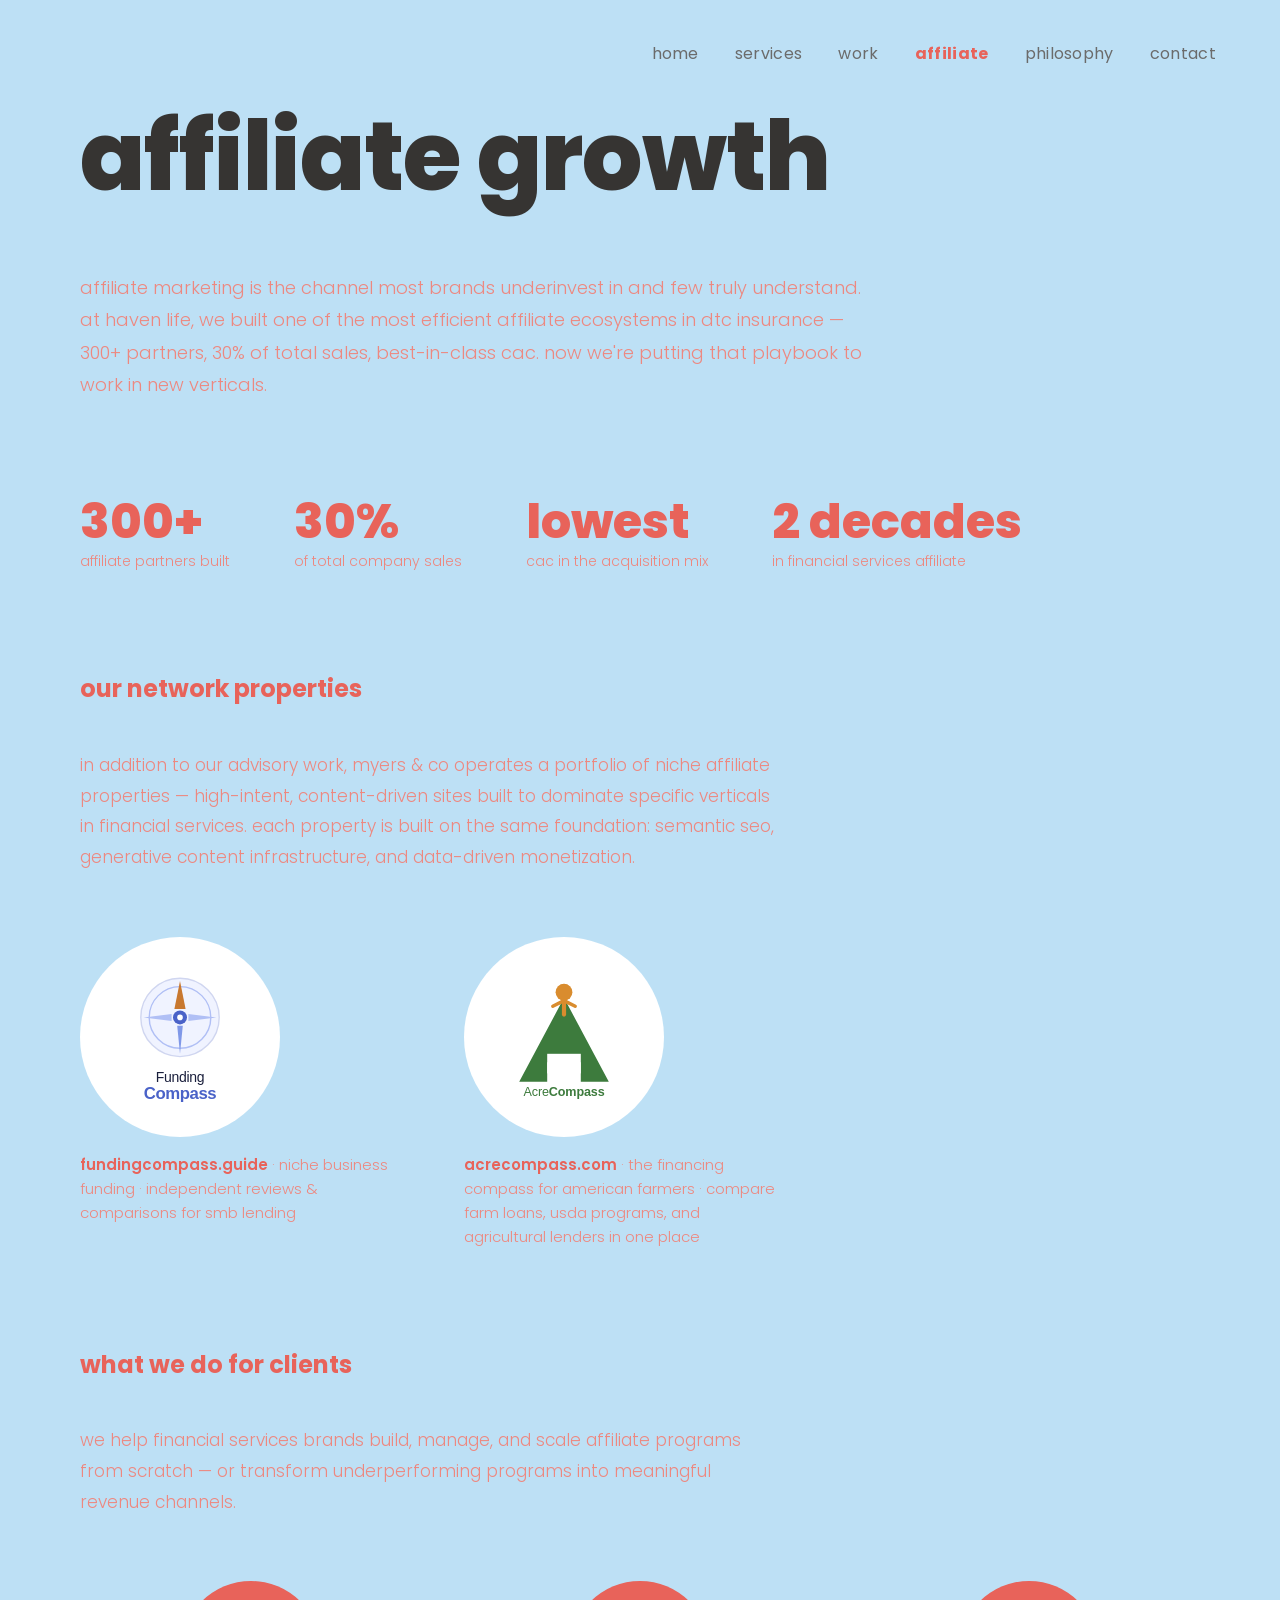
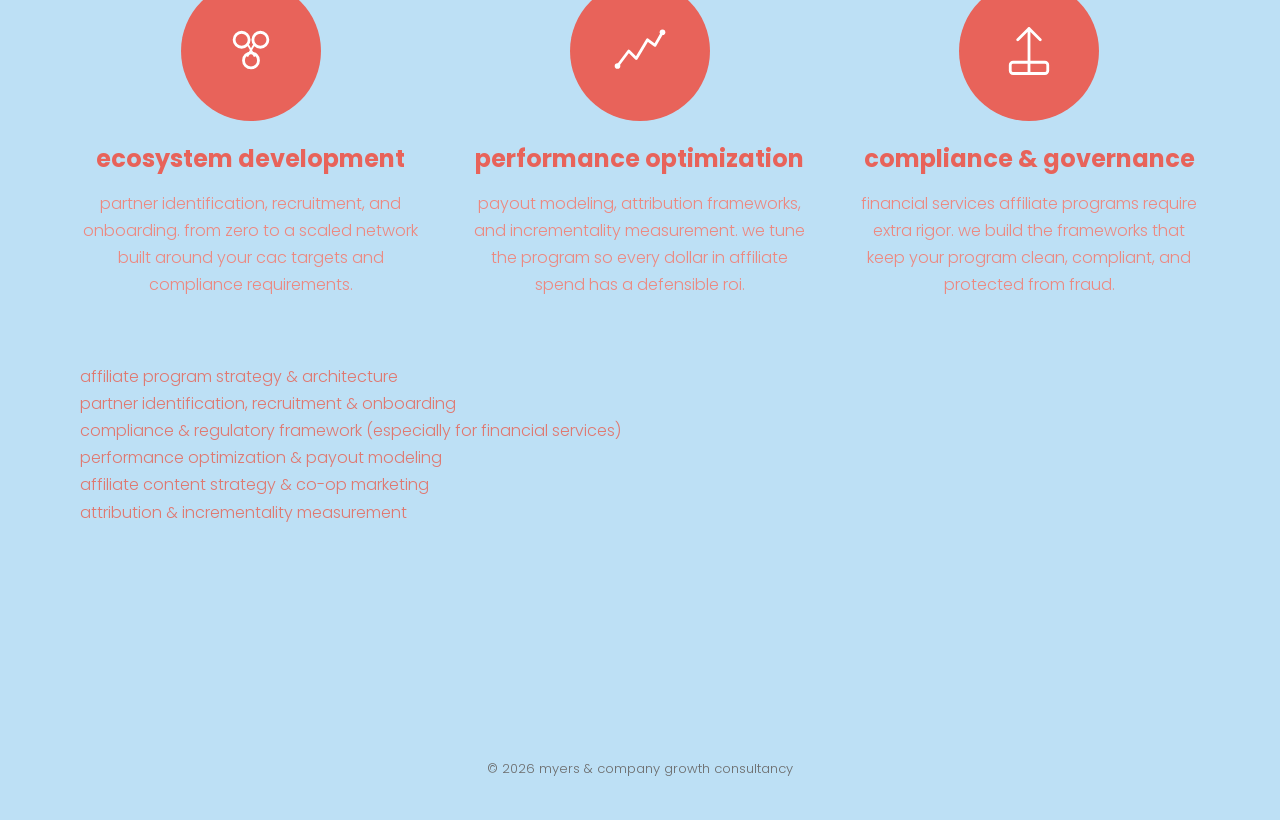
<file: affiliate.html>
<!DOCTYPE html>
<html lang="en">
<head>
  <meta charset="UTF-8">
  <meta name="viewport" content="width=device-width, initial-scale=1.0">
  <title>Myers & Co | Affiliate Growth</title>
  <meta name="description" content="Affiliate ecosystem development for financial services brands, plus owned & operated niche properties in key verticals.">
  <link rel="stylesheet" href="css/styles.css">
</head>
<body>
  <div class="page">
    <nav class="nav">
      <button class="nav-toggle" aria-label="Toggle navigation">
        <span></span><span></span><span></span>
      </button>
      <a href="index.html">home</a>
      <a href="services.html">services</a>
      <a href="cv.html">work</a>
      <a href="affiliate.html" class="active">affiliate</a>
      <a href="philosophy.html">philosophy</a>
      <a href="contact.html">contact</a>
    </nav>

    <div class="page-container">

      <h1 class="page-heading">affiliate growth</h1>

      <p class="page-intro">affiliate marketing is the channel most brands underinvest in and few truly understand. at haven life, we built one of the most efficient affiliate ecosystems in dtc insurance — 300+ partners, 30% of total sales, best-in-class cac. now we're putting that playbook to work in new verticals.</p>

      <!-- ── stat bar ── -->
      <div class="stat-bar">
        <div class="stat-item">
          <span class="stat-number">300+</span>
          <span class="stat-label">affiliate partners built</span>
        </div>
        <div class="stat-item">
          <span class="stat-number">30%</span>
          <span class="stat-label">of total company sales</span>
        </div>
        <div class="stat-item">
          <span class="stat-number">lowest</span>
          <span class="stat-label">cac in the acquisition mix</span>
        </div>
        <div class="stat-item">
          <span class="stat-number">2 decades</span>
          <span class="stat-label">in financial services affiliate</span>
        </div>
      </div>

      <!-- ── owned properties ── -->
      <section class="affiliate-section">
        <h2 class="cv-section-title">our network properties</h2>
        <p class="section-intro">in addition to our advisory work, myers & co operates a portfolio of niche affiliate properties — high-intent, content-driven sites built to dominate specific verticals in financial services. each property is built on the same foundation: semantic seo, generative content infrastructure, and data-driven monetization.</p>

        <div class="property-grid">
          <div class="property-card">
            <div class="property-logo-wrap">
              <svg width="140" height="140" viewBox="0 0 100 100" fill="none" xmlns="http://www.w3.org/2000/svg">
                <!-- FundingCompass compass mark -->
                <circle cx="50" cy="36" r="28" fill="#F0F3FF" stroke="#D0D6F0" stroke-width="1"/>
                <circle cx="50" cy="36" r="22" fill="none" stroke="#B0BFF5" stroke-width="1"/>
                <polygon points="50,10 54,30 46,30" fill="#C87830"/>
                <polygon points="50,62 52,42 48,42" fill="#8098E8"/>
                <polygon points="76,36 56,38.5 56,33.5" fill="#B0BFF5"/>
                <polygon points="24,36 44,33.5 44,38.5" fill="#B0BFF5"/>
                <circle cx="50" cy="36" r="5" fill="#4A62C8"/>
                <circle cx="50" cy="36" r="2" fill="white"/>
                <text x="50" y="82" text-anchor="middle" font-family="Helvetica Neue, Helvetica, Arial, sans-serif" font-weight="500" font-size="10" fill="#1A1F3C" letter-spacing="-0.2">Funding</text>
                <text x="50" y="94" text-anchor="middle" font-family="Helvetica Neue, Helvetica, Arial, sans-serif" font-weight="700" font-size="12" fill="#4A62C8" letter-spacing="-0.3">Compass</text>
              </svg>
            </div>
            <p class="property-desc"><a href="https://fundingcompass.guide" target="_blank" rel="noopener" style="color: var(--coral); font-weight: 600;">fundingcompass.guide</a> · niche business funding · independent reviews & comparisons for smb lending</p>
          </div>

          <div class="property-card">
            <div class="property-logo-wrap">
              <svg width="140" height="140" viewBox="0 0 100 100" fill="none" xmlns="http://www.w3.org/2000/svg">
                <!-- AcreCompass logo mark — stylized A with farmer figure -->
                <!-- Green A / mountain shape -->
                <polygon points="50,22 18,82 38,82 38,68 62,68 62,82 82,82" fill="#3D7B3D"/>
                <!-- White crossbar cutout -->
                <rect x="38" y="62" width="24" height="14" fill="white"/>
                <!-- Orange figure on top -->
                <circle cx="50" cy="18" r="6" fill="#D98C2E"/>
                <line x1="50" y1="24" x2="50" y2="34" stroke="#D98C2E" stroke-width="3" stroke-linecap="round"/>
                <line x1="42" y1="28" x2="50" y2="24" stroke="#D98C2E" stroke-width="2.5" stroke-linecap="round"/>
                <line x1="58" y1="28" x2="50" y2="24" stroke="#D98C2E" stroke-width="2.5" stroke-linecap="round"/>
                <!-- Wordmark -->
                <text x="50" y="92" text-anchor="middle" font-family="Helvetica Neue, Helvetica, Arial, sans-serif" font-weight="500" font-size="9" fill="#3D7B3D" letter-spacing="-0.1">Acre<tspan font-weight="700">Compass</tspan></text>
              </svg>
            </div>
            <p class="property-desc"><a href="https://acrecompass.com" target="_blank" rel="noopener" style="color: var(--coral); font-weight: 600;">acrecompass.com</a> · the financing compass for american farmers · compare farm loans, usda programs, and agricultural lenders in one place</p>
          </div>
        </div>
      </section>

      <!-- ── client services ── -->
      <section class="affiliate-section">
        <h2 class="cv-section-title">what we do for clients</h2>
        <p class="section-intro">we help financial services brands build, manage, and scale affiliate programs from scratch — or transform underperforming programs into meaningful revenue channels.</p>

        <div class="feature-grid affiliate-grid">
          <div class="feature-card">
            <div class="circle-asset">
              <svg viewBox="0 0 64 64" xmlns="http://www.w3.org/2000/svg"><circle cx="22" cy="20" r="8" fill="none" stroke="white" stroke-width="3"/><circle cx="42" cy="20" r="8" fill="none" stroke="white" stroke-width="3"/><circle cx="32" cy="42" r="8" fill="none" stroke="white" stroke-width="3"/><line x1="28" y1="24" x2="36" y2="38" stroke="white" stroke-width="2"/><line x1="36" y1="24" x2="28" y2="38" stroke="white" stroke-width="2"/></svg>
            </div>
            <h3 class="card-title">ecosystem development</h3>
            <p class="card-body">partner identification, recruitment, and onboarding. from zero to a scaled network built around your cac targets and compliance requirements.</p>
          </div>

          <div class="feature-card">
            <div class="circle-asset">
              <svg viewBox="0 0 64 64" xmlns="http://www.w3.org/2000/svg"><path d="M8 48l12-16 8 8 12-20 8 6 8-14" fill="none" stroke="white" stroke-width="3" stroke-linecap="round" stroke-linejoin="round"/><circle cx="8" cy="48" r="3" fill="white"/><circle cx="56" cy="12" r="3" fill="white"/></svg>
            </div>
            <h3 class="card-title">performance optimization</h3>
            <p class="card-body">payout modeling, attribution frameworks, and incrementality measurement. we tune the program so every dollar in affiliate spend has a defensible roi.</p>
          </div>

          <div class="feature-card">
            <div class="circle-asset">
              <svg viewBox="0 0 64 64" xmlns="http://www.w3.org/2000/svg"><path d="M32 8v48M32 8l-12 12M32 8l12 12" stroke="white" stroke-width="3" stroke-linecap="round" stroke-linejoin="round"/><rect x="12" y="44" width="40" height="12" rx="3" fill="none" stroke="white" stroke-width="3"/></svg>
            </div>
            <h3 class="card-title">compliance & governance</h3>
            <p class="card-body">financial services affiliate programs require extra rigor. we build the frameworks that keep your program clean, compliant, and protected from fraud.</p>
          </div>
        </div>

        <ul class="card-list" style="max-width: 600px; margin-top: var(--space-xl);">
          <li>affiliate program strategy & architecture</li>
          <li>partner identification, recruitment & onboarding</li>
          <li>compliance & regulatory framework (especially for financial services)</li>
          <li>performance optimization & payout modeling</li>
          <li>affiliate content strategy & co-op marketing</li>
          <li>attribution & incrementality measurement</li>
        </ul>
      </section>

    </div>
  </div>

  <footer class="footer">
    <p>&copy; 2026 myers & company growth consultancy</p>
  </footer>

  <script src="js/main.js"></script>
</body>
</html>
</file>
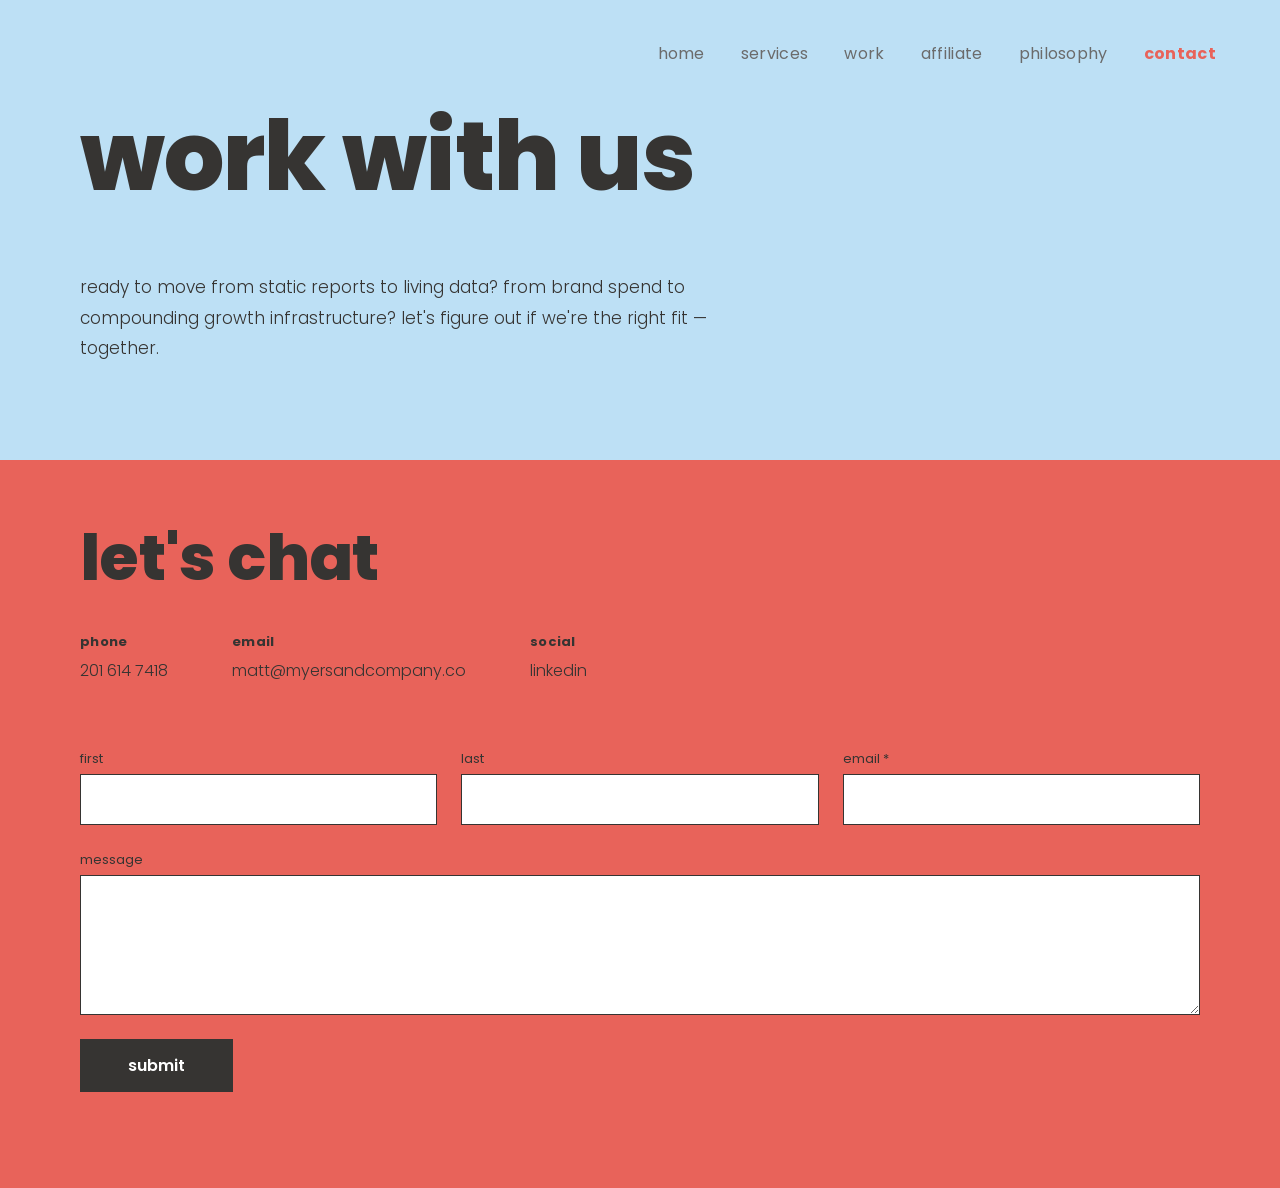
<file: contact.html>
<!DOCTYPE html>
<html lang="en">
<head>
  <meta charset="UTF-8">
  <meta name="viewport" content="width=device-width, initial-scale=1.0">
  <title>Myers & Co | Contact</title>
  <meta name="description" content="Ready to build a growth engine that compounds? Let's talk.">
  <link rel="stylesheet" href="css/styles.css">
</head>
<body>
  <div class="contact-hero">
    <nav class="nav">
      <button class="nav-toggle" aria-label="Toggle navigation">
        <span></span><span></span><span></span>
      </button>
      <a href="index.html">home</a>
      <a href="services.html">services</a>
      <a href="cv.html">work</a>
      <a href="affiliate.html">affiliate</a>
      <a href="philosophy.html">philosophy</a>
      <a href="contact.html" class="active">contact</a>
    </nav>
    <div class="page-container">
      <h1 class="page-heading">work with us</h1>
      <p class="contact-intro">ready to move from static reports to living data? from brand spend to compounding growth infrastructure? let's figure out if we're the right fit — together.</p>
    </div>
  </div>
  <div class="contact-card">
    <div class="contact-card-inner">
      <h2>let's chat</h2>
      <div class="contact-info">
        <div class="contact-info-item">
          <span class="contact-info-label">phone</span>
          <span class="contact-info-value"><a href="tel:2016147418">201 614 7418</a></span>
        </div>
        <div class="contact-info-item">
          <span class="contact-info-label">email</span>
          <span class="contact-info-value"><a href="mailto:matt@myersandcompany.co">matt@myersandcompany.co</a></span>
        </div>
        <div class="contact-info-item">
          <span class="contact-info-label">social</span>
          <span class="contact-info-value"><a href="http://linkedin.com/in/mmyers0429" target="_blank" rel="noopener">linkedin</a></span>
        </div>
      </div>
      <form class="contact-form" id="contactForm">
        <div class="form-group">
          <label for="firstName">first</label>
          <input type="text" id="firstName" name="firstName">
        </div>
        <div class="form-group">
          <label for="lastName">last</label>
          <input type="text" id="lastName" name="lastName">
        </div>
        <div class="form-group">
          <label for="email">email *</label>
          <input type="email" id="email" name="email" required>
        </div>
        <div class="form-group full-width">
          <label for="message">message</label>
          <textarea id="message" name="message"></textarea>
        </div>
        <div class="form-submit">
          <button type="submit" class="btn-submit">submit</button>
        </div>
      </form>
    </div>
  </div>
  <script src="js/main.js"></script>
</body>
</html>
</file>
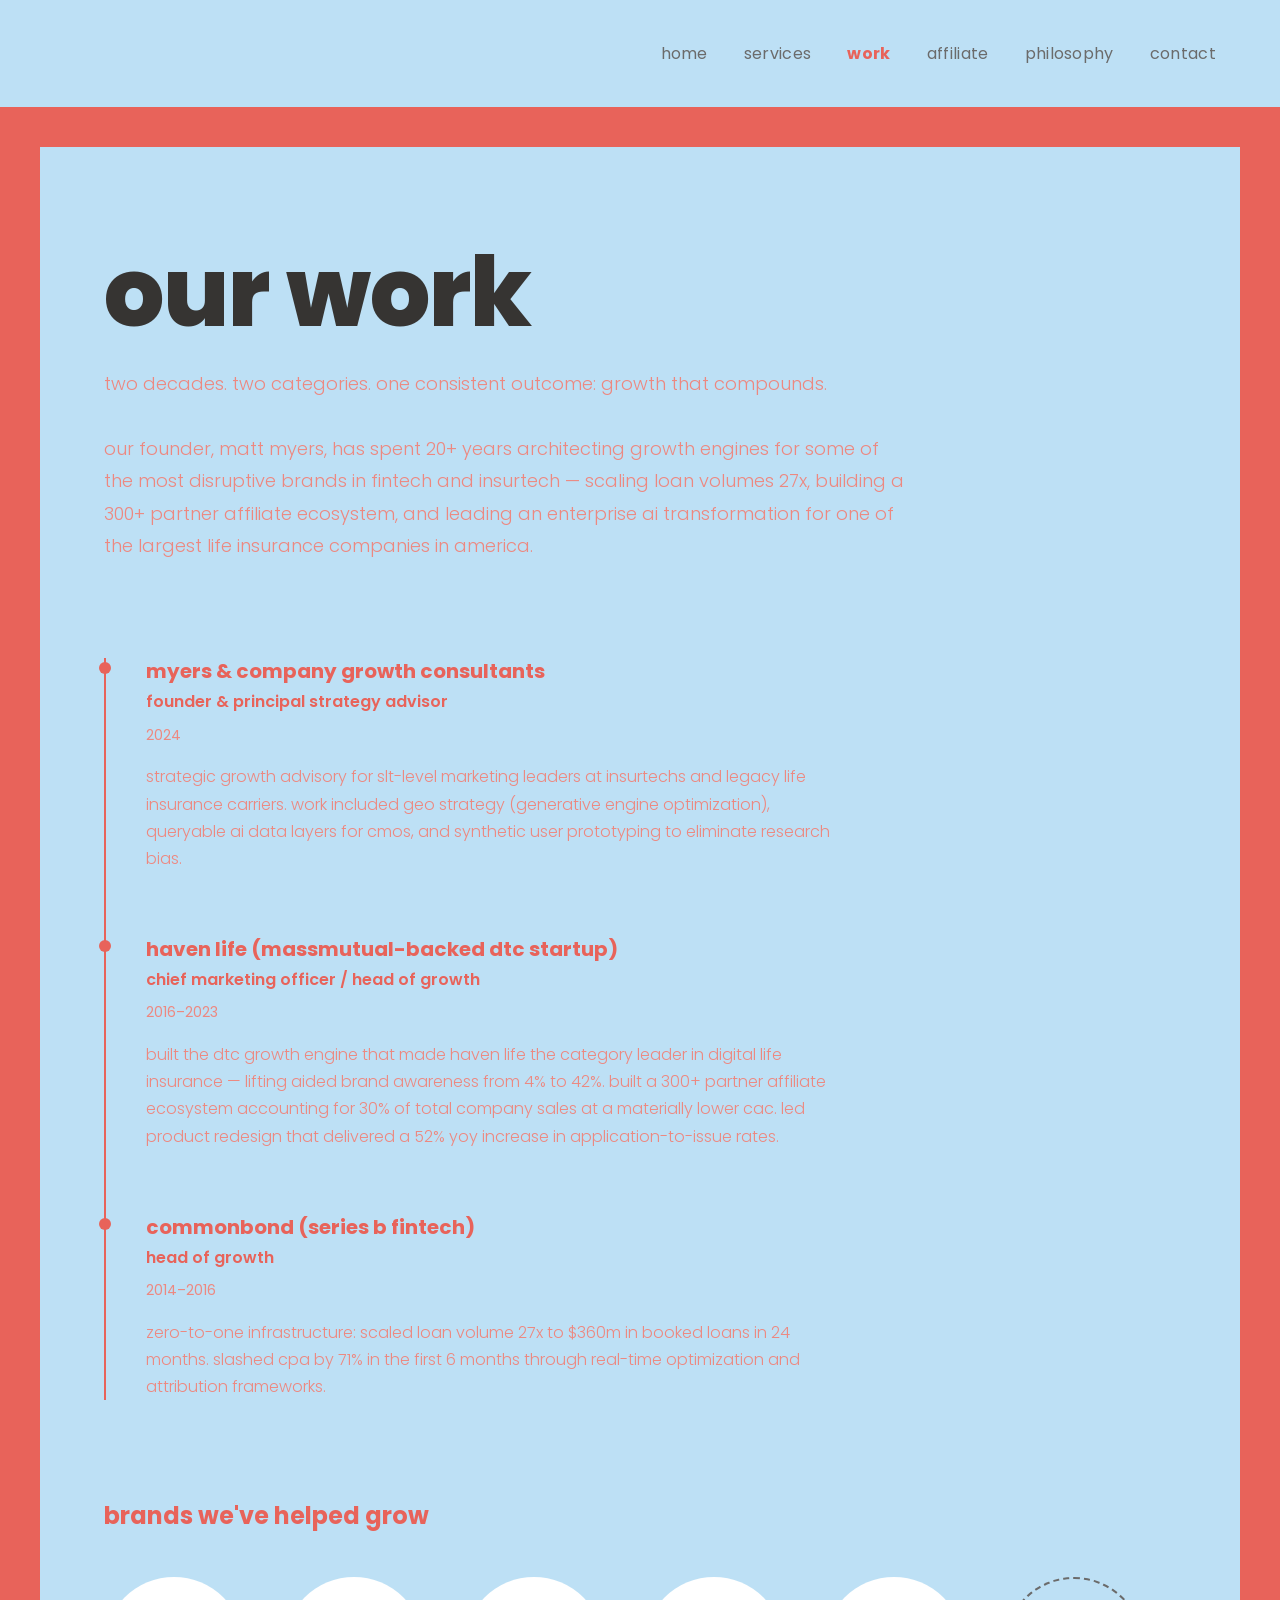
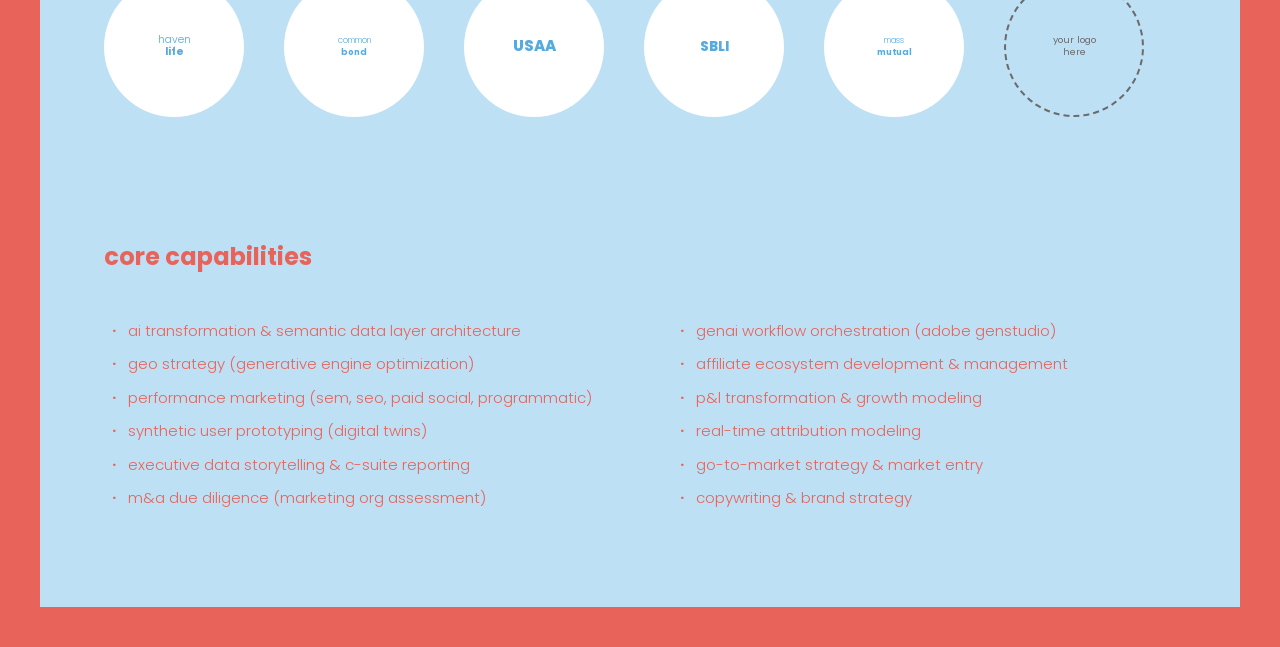
<file: cv.html>
<!DOCTYPE html>
<html lang="en">
<head>
  <meta charset="UTF-8">
  <meta name="viewport" content="width=device-width, initial-scale=1.0">
  <title>Myers & Co | Our Work</title>
  <meta name="description" content="20+ years of fintech and insurtech growth: Haven Life, CommonBond, USAA. Nine-figure revenue impact, 300+ affiliate partners, AI-first marketing transformation.">
  <link rel="stylesheet" href="css/styles.css">
</head>
<body>
  <div class="page">
    <nav class="nav">
      <button class="nav-toggle" aria-label="Toggle navigation">
        <span></span><span></span><span></span>
      </button>
      <a href="index.html">home</a>
      <a href="services.html">services</a>
      <a href="cv.html" class="active">work</a>
      <a href="affiliate.html">affiliate</a>
      <a href="philosophy.html">philosophy</a>
      <a href="contact.html">contact</a>
    </nav>
    <div class="cv-frame">
      <div class="cv-inner">
        <h1 class="page-heading">our work</h1>
        <p class="work-intro">two decades. two categories. one consistent outcome: growth that compounds.<br><br>our founder, matt myers, has spent 20+ years architecting growth engines for some of the most disruptive brands in fintech and insurtech — scaling loan volumes 27x, building a 300+ partner affiliate ecosystem, and leading an enterprise ai transformation for one of the largest life insurance companies in america.</p>

        <div class="timeline">
          <div class="timeline-item">
            <div class="timeline-company">myers & company growth consultants</div>
            <div class="timeline-role">founder & principal strategy advisor</div>
            <div class="timeline-detail">2024</div>
            <p class="timeline-body">strategic growth advisory for slt-level marketing leaders at insurtechs and legacy life insurance carriers. work included geo strategy (generative engine optimization), queryable ai data layers for cmos, and synthetic user prototyping to eliminate research bias.</p>
          </div>
          <div class="timeline-item">
            <div class="timeline-company">haven life (massmutual-backed dtc startup)</div>
            <div class="timeline-role">chief marketing officer / head of growth</div>
            <div class="timeline-detail">2016–2023</div>
            <p class="timeline-body">built the dtc growth engine that made haven life the category leader in digital life insurance — lifting aided brand awareness from 4% to 42%. built a 300+ partner affiliate ecosystem accounting for 30% of total company sales at a materially lower cac. led product redesign that delivered a 52% yoy increase in application-to-issue rates.</p>
          </div>
          <div class="timeline-item">
            <div class="timeline-company">commonbond (series b fintech)</div>
            <div class="timeline-role">head of growth</div>
            <div class="timeline-detail">2014–2016</div>
            <p class="timeline-body">zero-to-one infrastructure: scaled loan volume 27x to $360m in booked loans in 24 months. slashed cpa by 71% in the first 6 months through real-time optimization and attribution frameworks.</p>
          </div>
        </div>

        <h2 class="cv-section-title">brands we've helped grow</h2>
        <div class="logo-grid">
          <div class="circle-asset">
            <svg viewBox="0 0 64 64" xmlns="http://www.w3.org/2000/svg"><text x="32" y="28" text-anchor="middle" font-family="Poppins, sans-serif" font-weight="300" font-size="11" fill="#55AADF">haven</text><text x="32" y="41" text-anchor="middle" font-family="Poppins, sans-serif" font-weight="700" font-size="11" fill="#55AADF">life</text></svg>
          </div>
          <div class="circle-asset">
            <svg viewBox="0 0 64 64" xmlns="http://www.w3.org/2000/svg"><text x="32" y="28" text-anchor="middle" font-family="Poppins, sans-serif" font-weight="300" font-size="9" fill="#55AADF">common</text><text x="32" y="41" text-anchor="middle" font-family="Poppins, sans-serif" font-weight="700" font-size="9" fill="#55AADF">bond</text></svg>
          </div>
          <div class="circle-asset">
            <svg viewBox="0 0 64 64" xmlns="http://www.w3.org/2000/svg"><text x="32" y="36" text-anchor="middle" font-family="Poppins, sans-serif" font-weight="800" font-size="16" fill="#55AADF">USAA</text></svg>
          </div>
          <div class="circle-asset">
            <svg viewBox="0 0 64 64" xmlns="http://www.w3.org/2000/svg"><text x="32" y="36" text-anchor="middle" font-family="Poppins, sans-serif" font-weight="800" font-size="14" fill="#55AADF">SBLI</text></svg>
          </div>
          <div class="circle-asset">
            <svg viewBox="0 0 64 64" xmlns="http://www.w3.org/2000/svg"><text x="32" y="28" text-anchor="middle" font-family="Poppins, sans-serif" font-weight="300" font-size="9" fill="#55AADF">mass</text><text x="32" y="41" text-anchor="middle" font-family="Poppins, sans-serif" font-weight="700" font-size="9" fill="#55AADF">mutual</text></svg>
          </div>
          <div class="circle-asset" style="border: 2px dashed var(--nav-gray); background: transparent;">
            <svg viewBox="0 0 64 64" xmlns="http://www.w3.org/2000/svg"><text x="32" y="28" text-anchor="middle" font-family="Poppins, sans-serif" font-weight="400" font-size="10" fill="#6B6B6B">your logo</text><text x="32" y="41" text-anchor="middle" font-family="Poppins, sans-serif" font-weight="400" font-size="10" fill="#6B6B6B">here</text></svg>
          </div>
        </div>

        <h2 class="cv-section-title">core capabilities</h2>
        <ul class="capabilities-list">
          <li>ai transformation & semantic data layer architecture</li>
          <li>genai workflow orchestration (adobe genstudio)</li>
          <li>geo strategy (generative engine optimization)</li>
          <li>affiliate ecosystem development & management</li>
          <li>performance marketing (sem, seo, paid social, programmatic)</li>
          <li>p&l transformation & growth modeling</li>
          <li>synthetic user prototyping (digital twins)</li>
          <li>real-time attribution modeling</li>
          <li>executive data storytelling & c-suite reporting</li>
          <li>go-to-market strategy & market entry</li>
          <li>m&a due diligence (marketing org assessment)</li>
          <li>copywriting & brand strategy</li>
        </ul>
      </div>
    </div>
  </div>
  <script src="js/main.js"></script>
</body>
</html>
</file>
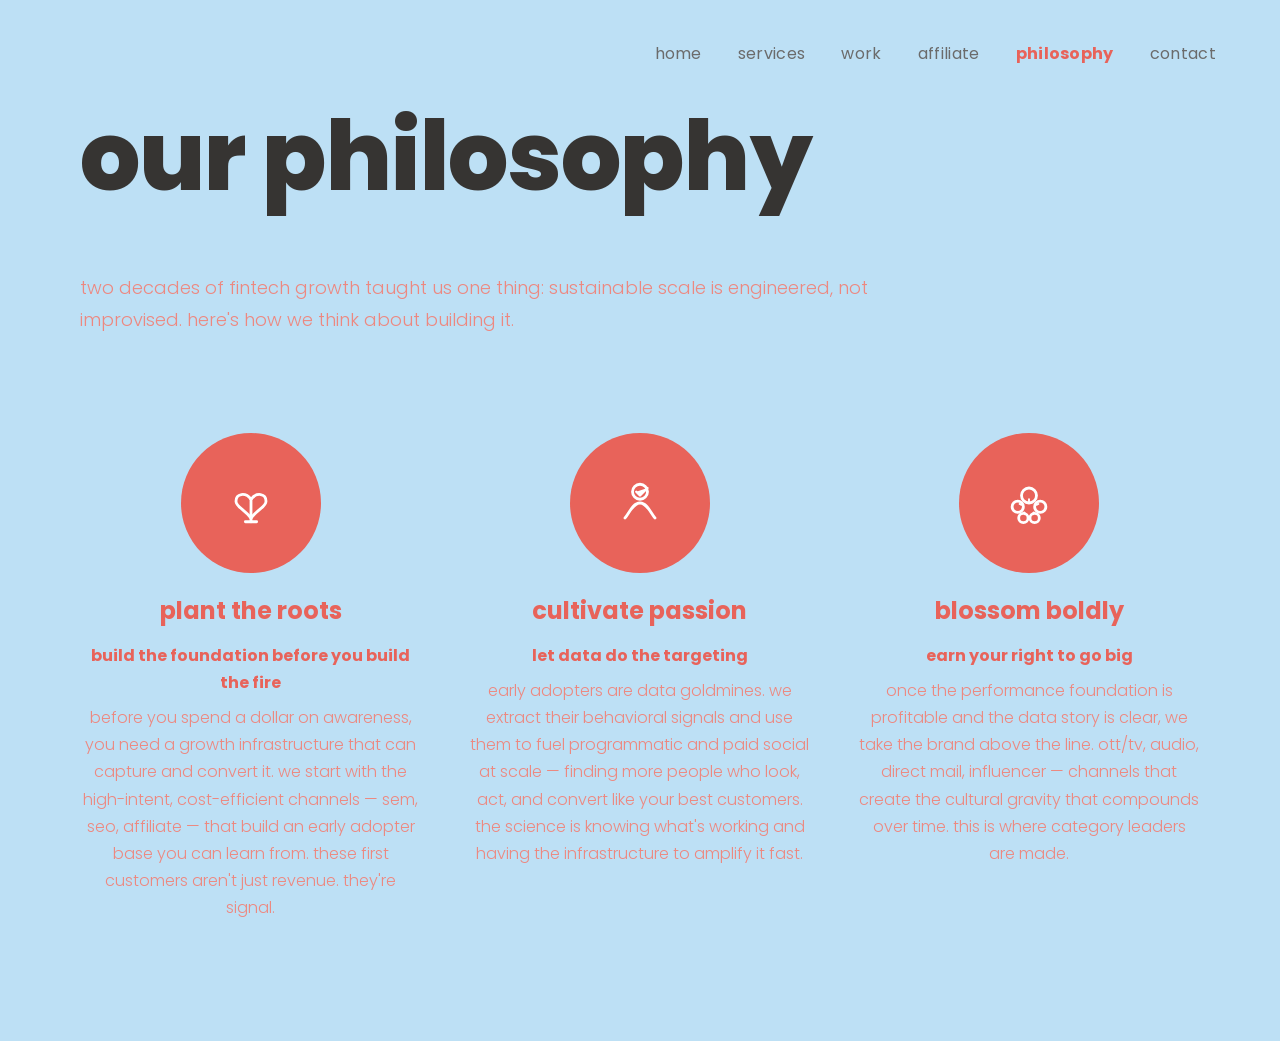
<file: philosophy.html>
<!DOCTYPE html>
<html lang="en">
<head>
  <meta charset="UTF-8">
  <meta name="viewport" content="width=device-width, initial-scale=1.0">
  <title>Myers & Co | Our Philosophy</title>
  <meta name="description" content="How we think about sustainable growth: plant the roots, cultivate passion, blossom boldly.">
  <link rel="stylesheet" href="css/styles.css">
</head>
<body>
  <div class="page">
    <nav class="nav">
      <button class="nav-toggle" aria-label="Toggle navigation">
        <span></span><span></span><span></span>
      </button>
      <a href="index.html">home</a>
      <a href="services.html">services</a>
      <a href="cv.html">work</a>
      <a href="affiliate.html">affiliate</a>
      <a href="philosophy.html" class="active">philosophy</a>
      <a href="contact.html">contact</a>
    </nav>
    <div class="page-container">
      <h1 class="page-heading">our philosophy</h1>
      <p class="page-intro">two decades of fintech growth taught us one thing: sustainable scale is engineered, not improvised. here's how we think about building it.</p>
      <div class="feature-grid">
        <div class="feature-card">
          <div class="circle-asset">
            <svg viewBox="0 0 64 64" xmlns="http://www.w3.org/2000/svg"><path d="M32 52V28" stroke="white" stroke-width="3" stroke-linecap="round"/><path d="M32 28c-6-8-16-6-16 2 0 6 8 8 16 18" stroke="white" stroke-width="3" fill="none" stroke-linecap="round"/><path d="M32 28c6-8 16-6 16 2 0 6-8 8-16 18" stroke="white" stroke-width="3" fill="none" stroke-linecap="round"/><path d="M26 52h12" stroke="white" stroke-width="3" stroke-linecap="round"/></svg>
          </div>
          <h2 class="card-title">plant the roots</h2>
          <h3 class="card-subtitle">build the foundation before you build the fire</h3>
          <p class="card-body">before you spend a dollar on awareness, you need a growth infrastructure that can capture and convert it. we start with the high-intent, cost-efficient channels — sem, seo, affiliate — that build an early adopter base you can learn from. these first customers aren't just revenue. they're signal.</p>
        </div>
        <div class="feature-card">
          <div class="circle-asset">
            <svg viewBox="0 0 64 64" xmlns="http://www.w3.org/2000/svg"><path d="M16 48c4-4 8-16 16-16s12 12 16 16" fill="none" stroke="white" stroke-width="3" stroke-linecap="round"/><circle cx="32" cy="20" r="8" fill="none" stroke="white" stroke-width="3"/><path d="M28 20l4 4 8-8" stroke="white" stroke-width="2.5" stroke-linecap="round" stroke-linejoin="round"/></svg>
          </div>
          <h2 class="card-title">cultivate passion</h2>
          <h3 class="card-subtitle">let data do the targeting</h3>
          <p class="card-body">early adopters are data goldmines. we extract their behavioral signals and use them to fuel programmatic and paid social at scale — finding more people who look, act, and convert like your best customers. the science is knowing what's working and having the infrastructure to amplify it fast.</p>
        </div>
        <div class="feature-card">
          <div class="circle-asset">
            <svg viewBox="0 0 64 64" xmlns="http://www.w3.org/2000/svg"><circle cx="32" cy="24" r="8" fill="none" stroke="white" stroke-width="3"/><circle cx="20" cy="36" r="6" fill="none" stroke="white" stroke-width="3"/><circle cx="44" cy="36" r="6" fill="none" stroke="white" stroke-width="3"/><circle cx="26" cy="48" r="5" fill="none" stroke="white" stroke-width="3"/><circle cx="38" cy="48" r="5" fill="none" stroke="white" stroke-width="3"/><path d="M32 32v-4M24 34l-2-1M40 34l2-1M28 44l-1-2M36 44l1-2" stroke="white" stroke-width="2" stroke-linecap="round"/></svg>
          </div>
          <h2 class="card-title">blossom boldly</h2>
          <h3 class="card-subtitle">earn your right to go big</h3>
          <p class="card-body">once the performance foundation is profitable and the data story is clear, we take the brand above the line. ott/tv, audio, direct mail, influencer — channels that create the cultural gravity that compounds over time. this is where category leaders are made.</p>
        </div>
      </div>
    </div>
  </div>
  <script src="js/main.js"></script>
</body>
</html>
</file>
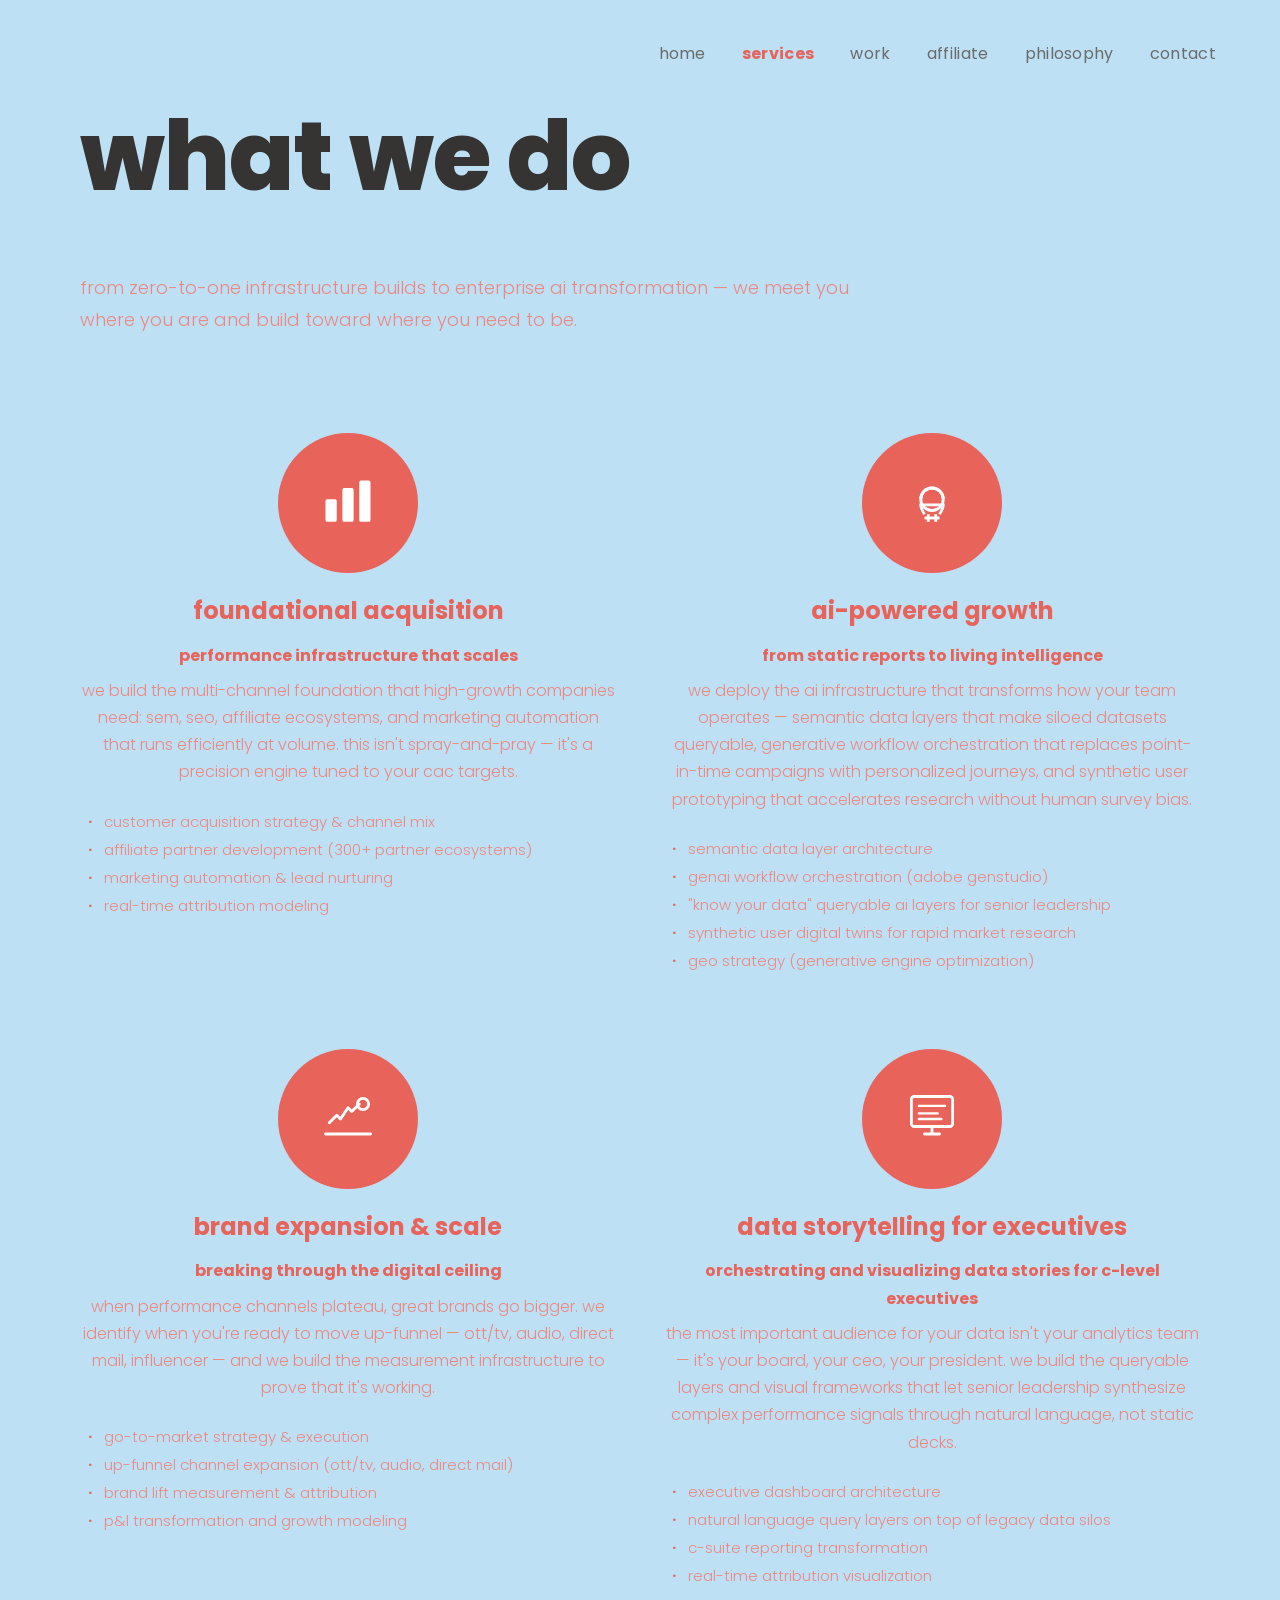
<file: services.html>
<!DOCTYPE html>
<html lang="en">
<head>
  <meta charset="UTF-8">
  <meta name="viewport" content="width=device-width, initial-scale=1.0">
  <title>Myers & Co | Services</title>
  <meta name="description" content="From semantic data layers and AI workflow orchestration to affiliate ecosystems and up-funnel brand expansion — growth services built for financial services companies.">
  <link rel="stylesheet" href="css/styles.css">
</head>
<body>
  <div class="page">
    <nav class="nav">
      <button class="nav-toggle" aria-label="Toggle navigation">
        <span></span><span></span><span></span>
      </button>
      <a href="index.html">home</a>
      <a href="services.html" class="active">services</a>
      <a href="cv.html">work</a>
      <a href="affiliate.html">affiliate</a>
      <a href="philosophy.html">philosophy</a>
      <a href="contact.html">contact</a>
    </nav>
    <div class="page-container">
      <h1 class="page-heading">what we do</h1>
      <p class="page-intro">from zero-to-one infrastructure builds to enterprise ai transformation — we meet you where you are and build toward where you need to be.</p>
      <div class="feature-grid feature-grid--2col">
        <div class="feature-card">
          <div class="circle-asset">
            <svg viewBox="0 0 64 64" xmlns="http://www.w3.org/2000/svg"><rect x="8" y="28" width="12" height="24" rx="2"/><rect x="26" y="16" width="12" height="36" rx="2"/><rect x="44" y="8" width="12" height="44" rx="2"/></svg>
          </div>
          <h2 class="card-title">foundational acquisition</h2>
          <h3 class="card-subtitle">performance infrastructure that scales</h3>
          <p class="card-body">we build the multi-channel foundation that high-growth companies need: sem, seo, affiliate ecosystems, and marketing automation that runs efficiently at volume. this isn't spray-and-pray — it's a precision engine tuned to your cac targets.</p>
          <ul class="card-list">
            <li>customer acquisition strategy & channel mix</li>
            <li>affiliate partner development (300+ partner ecosystems)</li>
            <li>marketing automation & lead nurturing</li>
            <li>real-time attribution modeling</li>
          </ul>
        </div>
        <div class="feature-card">
          <div class="circle-asset">
            <svg viewBox="0 0 64 64" xmlns="http://www.w3.org/2000/svg"><circle cx="32" cy="28" r="12" fill="none" stroke="white" stroke-width="3"/><path d="M20 28c0-6.6 5.4-12 12-12s12 5.4 12 12" fill="none" stroke="white" stroke-width="3"/><path d="M24 44c-2-3-4-6-4-10h24c0 4-2 7-4 10" fill="none" stroke="white" stroke-width="3"/><line x1="28" y1="44" x2="28" y2="52" stroke="white" stroke-width="3"/><line x1="36" y1="44" x2="36" y2="52" stroke="white" stroke-width="3"/><line x1="24" y1="48" x2="40" y2="48" stroke="white" stroke-width="3"/></svg>
          </div>
          <h2 class="card-title">ai-powered growth</h2>
          <h3 class="card-subtitle">from static reports to living intelligence</h3>
          <p class="card-body">we deploy the ai infrastructure that transforms how your team operates — semantic data layers that make siloed datasets queryable, generative workflow orchestration that replaces point-in-time campaigns with personalized journeys, and synthetic user prototyping that accelerates research without human survey bias.</p>
          <ul class="card-list">
            <li>semantic data layer architecture</li>
            <li>genai workflow orchestration (adobe genstudio)</li>
            <li>"know your data" queryable ai layers for senior leadership</li>
            <li>synthetic user digital twins for rapid market research</li>
            <li>geo strategy (generative engine optimization)</li>
          </ul>
        </div>
        <div class="feature-card">
          <div class="circle-asset">
            <svg viewBox="0 0 64 64" xmlns="http://www.w3.org/2000/svg"><path d="M12 36l8-8 4 4 8-12 4 4 8-8" fill="none" stroke="white" stroke-width="3" stroke-linecap="round" stroke-linejoin="round"/><circle cx="48" cy="16" r="6" fill="none" stroke="white" stroke-width="3"/><path d="M8 48h48" stroke="white" stroke-width="3" stroke-linecap="round"/></svg>
          </div>
          <h2 class="card-title">brand expansion & scale</h2>
          <h3 class="card-subtitle">breaking through the digital ceiling</h3>
          <p class="card-body">when performance channels plateau, great brands go bigger. we identify when you're ready to move up-funnel — ott/tv, audio, direct mail, influencer — and we build the measurement infrastructure to prove that it's working.</p>
          <ul class="card-list">
            <li>go-to-market strategy & execution</li>
            <li>up-funnel channel expansion (ott/tv, audio, direct mail)</li>
            <li>brand lift measurement & attribution</li>
            <li>p&l transformation and growth modeling</li>
          </ul>
        </div>
        <div class="feature-card">
          <div class="circle-asset">
            <svg viewBox="0 0 64 64" xmlns="http://www.w3.org/2000/svg"><rect x="10" y="8" width="44" height="32" rx="3" fill="none" stroke="white" stroke-width="3"/><line x1="18" y1="18" x2="46" y2="18" stroke="white" stroke-width="2.5" stroke-linecap="round"/><line x1="18" y1="26" x2="38" y2="26" stroke="white" stroke-width="2.5" stroke-linecap="round"/><line x1="18" y1="32" x2="42" y2="32" stroke="white" stroke-width="2.5" stroke-linecap="round"/><path d="M24 48h16M32 40v8" stroke="white" stroke-width="3" stroke-linecap="round"/></svg>
          </div>
          <h2 class="card-title">data storytelling for executives</h2>
          <h3 class="card-subtitle">orchestrating and visualizing data stories for c-level executives</h3>
          <p class="card-body">the most important audience for your data isn't your analytics team — it's your board, your ceo, your president. we build the queryable layers and visual frameworks that let senior leadership synthesize complex performance signals through natural language, not static decks.</p>
          <ul class="card-list">
            <li>executive dashboard architecture</li>
            <li>natural language query layers on top of legacy data silos</li>
            <li>c-suite reporting transformation</li>
            <li>real-time attribution visualization</li>
          </ul>
        </div>
      </div>
    </div>
  </div>
  <script src="js/main.js"></script>
</body>
</html>
</file>
<file: css/styles.css>
@import url('https://fonts.googleapis.com/css2?family=Poppins:wght@300;400;600;700;800&display=swap');

/* ── reset ── */
*, *::before, *::after { box-sizing: border-box; margin: 0; padding: 0; }
html { scroll-behavior: smooth; }
body { font-family: 'Poppins', sans-serif; font-weight: 300; font-size: 16px; line-height: 1.7; color: #E07870; -webkit-font-smoothing: antialiased; }
a { text-decoration: none; color: inherit; }
ul { list-style: none; }
img { display: block; max-width: 100%; }
button, input, textarea { font-family: inherit; }

/* ── tokens ── */
:root {
  --sky-blue: #BDE0F5;
  --white: #FFFFFF;
  --coral: #E8635A;       /* confirmed from logo source file */
  --logo-blue: #55AADF;   /* confirmed from logo source file */
  --charcoal: #363432;
  --coral-muted: #ED8880;
  --nav-gray: #6B6B6B;
  --nav-active: #E8635A;

  --space-xs: 4px;
  --space-sm: 8px;
  --space-md: 16px;
  --space-lg: 24px;
  --space-xl: 40px;
  --space-2xl: 64px;
  --space-3xl: 96px;
  --space-4xl: 128px;

  --max-width: 1280px;
}

/* ── navigation ── */
.nav {
  display: flex;
  justify-content: flex-end;
  align-items: center;
  padding: var(--space-xl) var(--space-2xl);
  gap: 36px;
  position: relative;
  z-index: 100;
}

.nav a {
  font-size: 16px;
  font-weight: 400;
  color: var(--nav-gray);
  text-transform: lowercase;
  letter-spacing: 0.02em;
  transition: color 0.2s ease;
}

.nav a:hover {
  color: var(--nav-active);
}

.nav a.active {
  color: var(--nav-active);
  font-weight: 700;
}

.nav-toggle {
  display: none;
  background: none;
  border: none;
  cursor: pointer;
  padding: var(--space-sm);
  z-index: 200;
}

.nav-toggle span {
  display: block;
  width: 28px;
  height: 2px;
  background: var(--charcoal);
  margin: 6px 0;
  transition: transform 0.3s ease, opacity 0.3s ease;
}

.nav-toggle.open span:nth-child(1) { transform: rotate(45deg) translate(6px, 6px); }
.nav-toggle.open span:nth-child(2) { opacity: 0; }
.nav-toggle.open span:nth-child(3) { transform: rotate(-45deg) translate(6px, -6px); }

/* ── homepage split layout ── */
.home-split {
  display: flex;
  min-height: 100vh;
}

.home-left {
  width: 47%;
  background: var(--white);
  display: flex;
  align-items: center;
  justify-content: center;
  padding: var(--space-4xl) var(--space-2xl);
}

.home-right {
  width: 53%;
  background: var(--sky-blue);
  display: flex;
  flex-direction: column;
  padding: 0;
}

.home-right-content {
  flex: 1;
  display: flex;
  flex-direction: column;
  justify-content: center;
  padding: var(--space-4xl) var(--space-2xl);
  padding-top: 0;
}

/* ── logo ── */
.logo {
  text-align: left;
}

.logo-text {
  font-size: clamp(72px, 8vw, 120px);
  font-weight: 800;
  color: var(--logo-blue);
  text-transform: uppercase;
  letter-spacing: 0.04em;
  line-height: 1.0;
}

.logo-rule {
  height: 2px;
  background: var(--coral);
  margin: var(--space-md) 0;
}

.logo-subtitle {
  font-size: 22px;
  font-weight: 400;
  color: var(--logo-blue);
  letter-spacing: 0.15em;
}

/* ── logo image (preferred) + fallback ── */
.logo-img {
  max-width: 320px;
  width: 100%;
  height: auto;
}

/* square coral period — brand detail from logo source */
.logo-period {
  color: var(--coral);
  /* override with inline-block square if font doesn't render square period */
}

.hero-cta {
  font-weight: 600 !important;
  color: var(--coral) !important;
}

/* ── hero body ── */
.hero-body {
  max-width: 560px;
}

.hero-body p {
  font-size: 17px;
  font-weight: 300;
  color: var(--coral-muted);
  line-height: 1.8;
  margin-bottom: var(--space-lg);
}

.hero-body p:last-of-type {
  margin-bottom: var(--space-xl);
}

.linkedin-icon {
  display: inline-flex;
  align-items: center;
  justify-content: center;
  width: 40px;
  height: 40px;
  color: var(--coral);
  transition: opacity 0.2s ease;
}

.linkedin-icon:hover { opacity: 0.7; }

.linkedin-icon svg {
  width: 28px;
  height: 28px;
  fill: currentColor;
}

/* ── interior page layout ── */
.page {
  min-height: 100vh;
  background: var(--sky-blue);
}

.page-container {
  max-width: var(--max-width);
  margin: 0 auto;
  padding: 0 80px var(--space-3xl);
}

.page-heading {
  font-size: clamp(56px, 8vw, 96px);
  font-weight: 800;
  color: var(--charcoal);
  text-transform: lowercase;
  letter-spacing: -0.01em;
  line-height: 1.05;
  margin-bottom: var(--space-2xl);
}

/* ── feature grid (3 col — services & philosophy) ── */
.feature-grid {
  display: grid;
  grid-template-columns: repeat(3, 1fr);
  gap: 48px;
  text-align: center;
}

.feature-card {
  display: flex;
  flex-direction: column;
  align-items: center;
}

.circle-asset {
  width: 140px;
  height: 140px;
  border-radius: 50%;
  object-fit: cover;
  overflow: hidden;
  margin-bottom: var(--space-lg);
  background: var(--coral);
  display: flex;
  align-items: center;
  justify-content: center;
}

.circle-asset img {
  width: 100%;
  height: 100%;
  object-fit: cover;
}

.circle-asset svg {
  width: 60px;
  height: 60px;
  fill: var(--white);
}

.feature-card .card-title {
  font-size: 24px;
  font-weight: 700;
  color: var(--coral);
  text-transform: lowercase;
  margin-bottom: var(--space-md);
  line-height: 1.2;
}

.feature-card .card-subtitle {
  font-size: 16px;
  font-weight: 700;
  color: var(--coral);
  text-transform: lowercase;
  margin-bottom: var(--space-sm);
}

.feature-card .card-body {
  font-size: 16px;
  font-weight: 300;
  color: var(--coral-muted);
  line-height: 1.7;
  margin-bottom: var(--space-lg);
}

/* ── c.v. page ── */
.cv-frame {
  background: var(--coral);
  padding: 40px;
  min-height: 100vh;
}

.cv-inner {
  background: var(--sky-blue);
  padding: var(--space-3xl) var(--space-2xl);
}

.cv-inner .page-heading {
  margin-bottom: var(--space-lg);
}

.cv-intro {
  font-size: 17px;
  font-weight: 300;
  color: var(--coral-muted);
  line-height: 1.8;
  max-width: 800px;
  margin-bottom: var(--space-3xl);
}

.cv-section-title {
  font-size: 24px;
  font-weight: 700;
  color: var(--coral);
  text-transform: lowercase;
  margin-bottom: var(--space-xl);
}

.logo-grid {
  display: flex;
  flex-wrap: wrap;
  gap: var(--space-xl);
  align-items: center;
  margin-bottom: var(--space-3xl);
}

.logo-grid .circle-asset {
  background: var(--white);
}

.skills-list {
  display: flex;
  flex-direction: column;
  gap: var(--space-md);
}

.skills-list li {
  font-size: 17px;
  font-weight: 300;
  color: var(--coral);
  text-transform: lowercase;
}

/* ── contact page ── */
.contact-hero {
  background: var(--sky-blue);
  padding-bottom: var(--space-3xl);
}

.contact-hero .page-container {
  padding-bottom: 0;
}

.contact-intro {
  font-size: 17px;
  font-weight: 300;
  color: var(--charcoal);
  line-height: 1.8;
  max-width: 700px;
  margin-bottom: 0;
}

.contact-card {
  background: var(--coral);
  padding: var(--space-2xl) 80px var(--space-3xl);
}

.contact-card-inner {
  max-width: var(--max-width);
  margin: 0 auto;
}

.contact-card h2 {
  font-size: clamp(40px, 5vw, 72px);
  font-weight: 800;
  color: var(--charcoal);
  text-transform: lowercase;
  letter-spacing: -0.01em;
  line-height: 1.05;
  margin-bottom: var(--space-xl);
}

.contact-info {
  display: flex;
  gap: var(--space-2xl);
  margin-bottom: var(--space-2xl);
}

.contact-info-item {
  display: flex;
  flex-direction: column;
  gap: var(--space-xs);
}

.contact-info-label {
  font-size: 13px;
  font-weight: 700;
  color: var(--charcoal);
  text-transform: lowercase;
  letter-spacing: 0.02em;
}

.contact-info-value {
  font-size: 16px;
  font-weight: 300;
  color: var(--charcoal);
}

.contact-info-value a {
  transition: opacity 0.2s ease;
}

.contact-info-value a:hover { opacity: 0.7; }

.contact-form {
  display: grid;
  grid-template-columns: 1fr 1fr 1fr;
  gap: var(--space-lg);
}

.form-group {
  display: flex;
  flex-direction: column;
  gap: var(--space-xs);
}

.form-group label {
  font-size: 13px;
  font-weight: 400;
  color: var(--charcoal);
  text-transform: lowercase;
}

.form-group input,
.form-group textarea {
  background: var(--white);
  border: 1px solid var(--charcoal);
  padding: 12px 16px;
  font-size: 16px;
  font-weight: 300;
  color: var(--charcoal);
  outline: none;
  transition: border-color 0.2s ease;
}

.form-group input:focus,
.form-group textarea:focus {
  border-color: var(--logo-blue);
}

.form-group.full-width {
  grid-column: 1 / -1;
}

.form-group textarea {
  resize: vertical;
  min-height: 140px;
}

.form-submit {
  grid-column: 1 / -1;
  display: flex;
  justify-content: flex-start;
}

.btn-submit {
  background: var(--charcoal);
  color: var(--white);
  border: none;
  padding: 14px 48px;
  font-size: 16px;
  font-weight: 600;
  text-transform: lowercase;
  cursor: pointer;
  transition: opacity 0.2s ease;
}

.btn-submit:hover { opacity: 0.85; }

/* ── 2-col services grid ── */
.feature-grid--2col {
  grid-template-columns: repeat(2, 1fr);
}

.feature-card .card-list {
  text-align: left;
  width: 100%;
  padding: 0;
  margin-bottom: var(--space-lg);
}

.feature-card .card-list li {
  font-size: 15px;
  font-weight: 300;
  color: var(--coral-muted);
  line-height: 1.6;
  padding-left: var(--space-lg);
  position: relative;
  margin-bottom: var(--space-xs);
}

.feature-card .card-list li::before {
  content: '·';
  position: absolute;
  left: 8px;
  color: var(--coral);
  font-weight: 700;
}

/* ── work/timeline page ── */
.work-intro {
  font-size: 18px;
  font-weight: 300;
  color: var(--coral-muted);
  line-height: 1.8;
  max-width: 800px;
  margin-bottom: var(--space-3xl);
}

.timeline {
  margin-bottom: var(--space-3xl);
}

.timeline-item {
  border-left: 2px solid var(--coral);
  padding-left: var(--space-xl);
  padding-bottom: var(--space-2xl);
  position: relative;
}

.timeline-item:last-child {
  padding-bottom: 0;
}

.timeline-item::before {
  content: '';
  width: 12px;
  height: 12px;
  background: var(--coral);
  border-radius: 50%;
  position: absolute;
  left: -7px;
  top: 4px;
}

.timeline-company {
  font-size: 20px;
  font-weight: 700;
  color: var(--coral);
  text-transform: lowercase;
  line-height: 1.3;
  margin-bottom: var(--space-xs);
}

.timeline-role {
  font-size: 16px;
  font-weight: 600;
  color: var(--coral);
  text-transform: lowercase;
  margin-bottom: var(--space-sm);
}

.timeline-detail {
  font-size: 14px;
  font-weight: 400;
  color: var(--coral-muted);
  margin-bottom: var(--space-md);
}

.timeline-body {
  font-size: 16px;
  font-weight: 300;
  color: var(--coral-muted);
  line-height: 1.7;
  max-width: 700px;
}

.capabilities-list {
  display: grid;
  grid-template-columns: repeat(2, 1fr);
  gap: var(--space-sm) var(--space-2xl);
}

.capabilities-list li {
  font-size: 15px;
  font-weight: 300;
  color: var(--coral);
  text-transform: lowercase;
  padding-left: var(--space-lg);
  position: relative;
}

.capabilities-list li::before {
  content: '·';
  position: absolute;
  left: 8px;
  color: var(--coral);
  font-weight: 700;
}

/* ── affiliate page ── */
.page-intro {
  font-size: 18px;
  font-weight: 300;
  color: var(--coral-muted);
  line-height: 1.8;
  max-width: 800px;
  margin-bottom: var(--space-3xl);
}

.stat-bar {
  display: flex;
  gap: var(--space-2xl);
  margin-bottom: var(--space-3xl);
  flex-wrap: wrap;
}

.stat-item {
  display: flex;
  flex-direction: column;
  gap: 4px;
}

.stat-number {
  font-size: clamp(28px, 4vw, 48px);
  font-weight: 800;
  color: var(--coral);
  text-transform: lowercase;
  line-height: 1;
}

.stat-label {
  font-size: 14px;
  font-weight: 300;
  color: var(--coral-muted);
  text-transform: lowercase;
}

.affiliate-section {
  margin-bottom: var(--space-3xl);
}

.section-intro {
  font-size: 17px;
  font-weight: 300;
  color: var(--coral-muted);
  line-height: 1.8;
  max-width: 700px;
  margin-bottom: var(--space-2xl);
}

.property-grid {
  display: flex;
  gap: var(--space-2xl);
  flex-wrap: wrap;
}

.property-card {
  display: flex;
  flex-direction: column;
  align-items: flex-start;
  gap: var(--space-md);
  max-width: 320px;
}

.property-logo-wrap {
  width: 200px;
  height: 200px;
  border-radius: 50%;
  overflow: hidden;
  background: var(--white);
  display: flex;
  align-items: center;
  justify-content: center;
}

.property-logo {
  width: 100%;
  height: 100%;
  object-fit: contain;
  padding: 24px;
}

.property-logo-placeholder {
  font-size: 14px;
  font-weight: 700;
  color: var(--coral);
  text-transform: lowercase;
  text-align: center;
  line-height: 1.4;
}

.property-desc {
  font-size: 15px;
  font-weight: 300;
  color: var(--coral-muted);
  line-height: 1.6;
}

.affiliate-grid {
  margin-top: var(--space-xl);
}

/* ── footer ── */
.footer {
  background: var(--sky-blue);
  padding: var(--space-xl) var(--space-2xl);
  text-align: center;
  font-size: 13px;
  font-weight: 300;
  color: var(--nav-gray);
}

/* ── responsive ── */
@media (max-width: 1024px) {
  .feature-grid {
    grid-template-columns: 1fr 1fr;
  }

  .feature-grid--2col {
    grid-template-columns: 1fr 1fr;
  }

  .capabilities-list {
    grid-template-columns: 1fr;
  }

  .page-container {
    padding: 0 var(--space-xl) var(--space-3xl);
  }

  .contact-card {
    padding: var(--space-2xl) var(--space-xl) var(--space-3xl);
  }
}

@media (max-width: 768px) {
  .nav {
    position: fixed;
    top: 0;
    right: 0;
    left: 0;
    flex-direction: column;
    align-items: flex-end;
    background: var(--sky-blue);
    padding: var(--space-xl) var(--space-lg);
    gap: 0;
    max-height: 60px;
    overflow: hidden;
    transition: max-height 0.3s ease, padding 0.3s ease;
  }

  .nav.open {
    max-height: 100vh;
    padding-bottom: var(--space-xl);
    box-shadow: 0 4px 24px rgba(0,0,0,0.08);
  }

  .nav a {
    padding: var(--space-sm) 0;
    opacity: 0;
    transition: opacity 0.2s ease, color 0.2s ease;
  }

  .nav.open a {
    opacity: 1;
  }

  .nav-toggle {
    display: block;
    position: absolute;
    top: var(--space-md);
    right: var(--space-lg);
  }

  .home-split {
    flex-direction: column;
  }

  .home-left {
    width: 100%;
    padding: var(--space-3xl) var(--space-lg);
    min-height: 50vh;
  }

  .home-right {
    width: 100%;
  }

  .home-right .nav {
    position: relative;
    max-height: none;
    flex-direction: row;
    flex-wrap: wrap;
    justify-content: center;
    gap: var(--space-lg);
    padding: var(--space-lg);
  }

  .home-right .nav a {
    opacity: 1;
  }

  .home-right .nav-toggle {
    display: none;
  }

  .home-right-content {
    padding: var(--space-2xl) var(--space-lg);
  }

  .feature-grid {
    grid-template-columns: 1fr;
    gap: var(--space-2xl);
  }

  .feature-grid--2col {
    grid-template-columns: 1fr;
  }

  .page-container {
    padding: 0 var(--space-lg) var(--space-3xl);
  }

  .page-heading {
    margin-top: 60px;
  }

  .cv-frame {
    padding: var(--space-lg);
  }

  .cv-inner {
    padding: var(--space-2xl) var(--space-lg);
  }

  .contact-info {
    flex-direction: column;
    gap: var(--space-lg);
  }

  .contact-form {
    grid-template-columns: 1fr;
  }

  .contact-card {
    padding: var(--space-2xl) var(--space-lg) var(--space-3xl);
  }
}

@media (max-width: 480px) {
  .logo-text {
    font-size: 56px;
  }

  .logo-subtitle {
    font-size: 16px;
  }

  .home-right .nav {
    gap: var(--space-md);
  }
}
</file>
